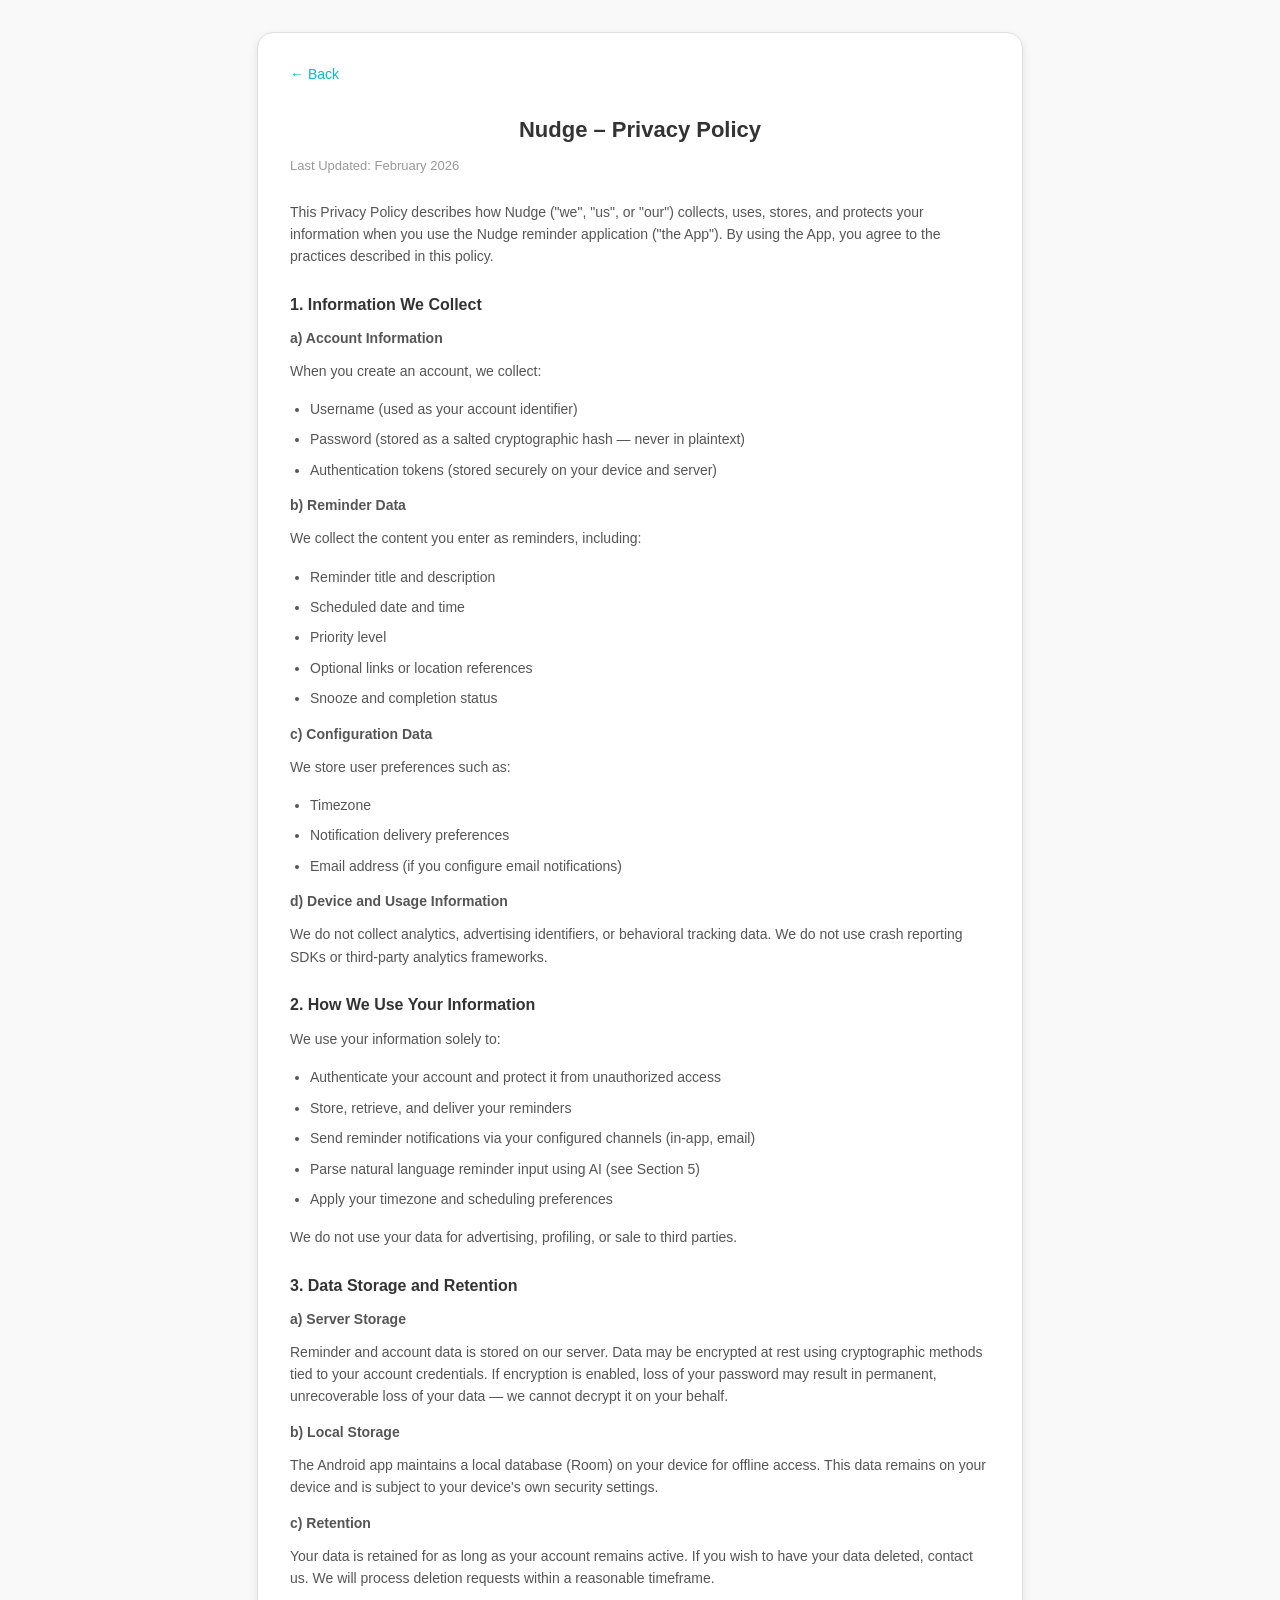
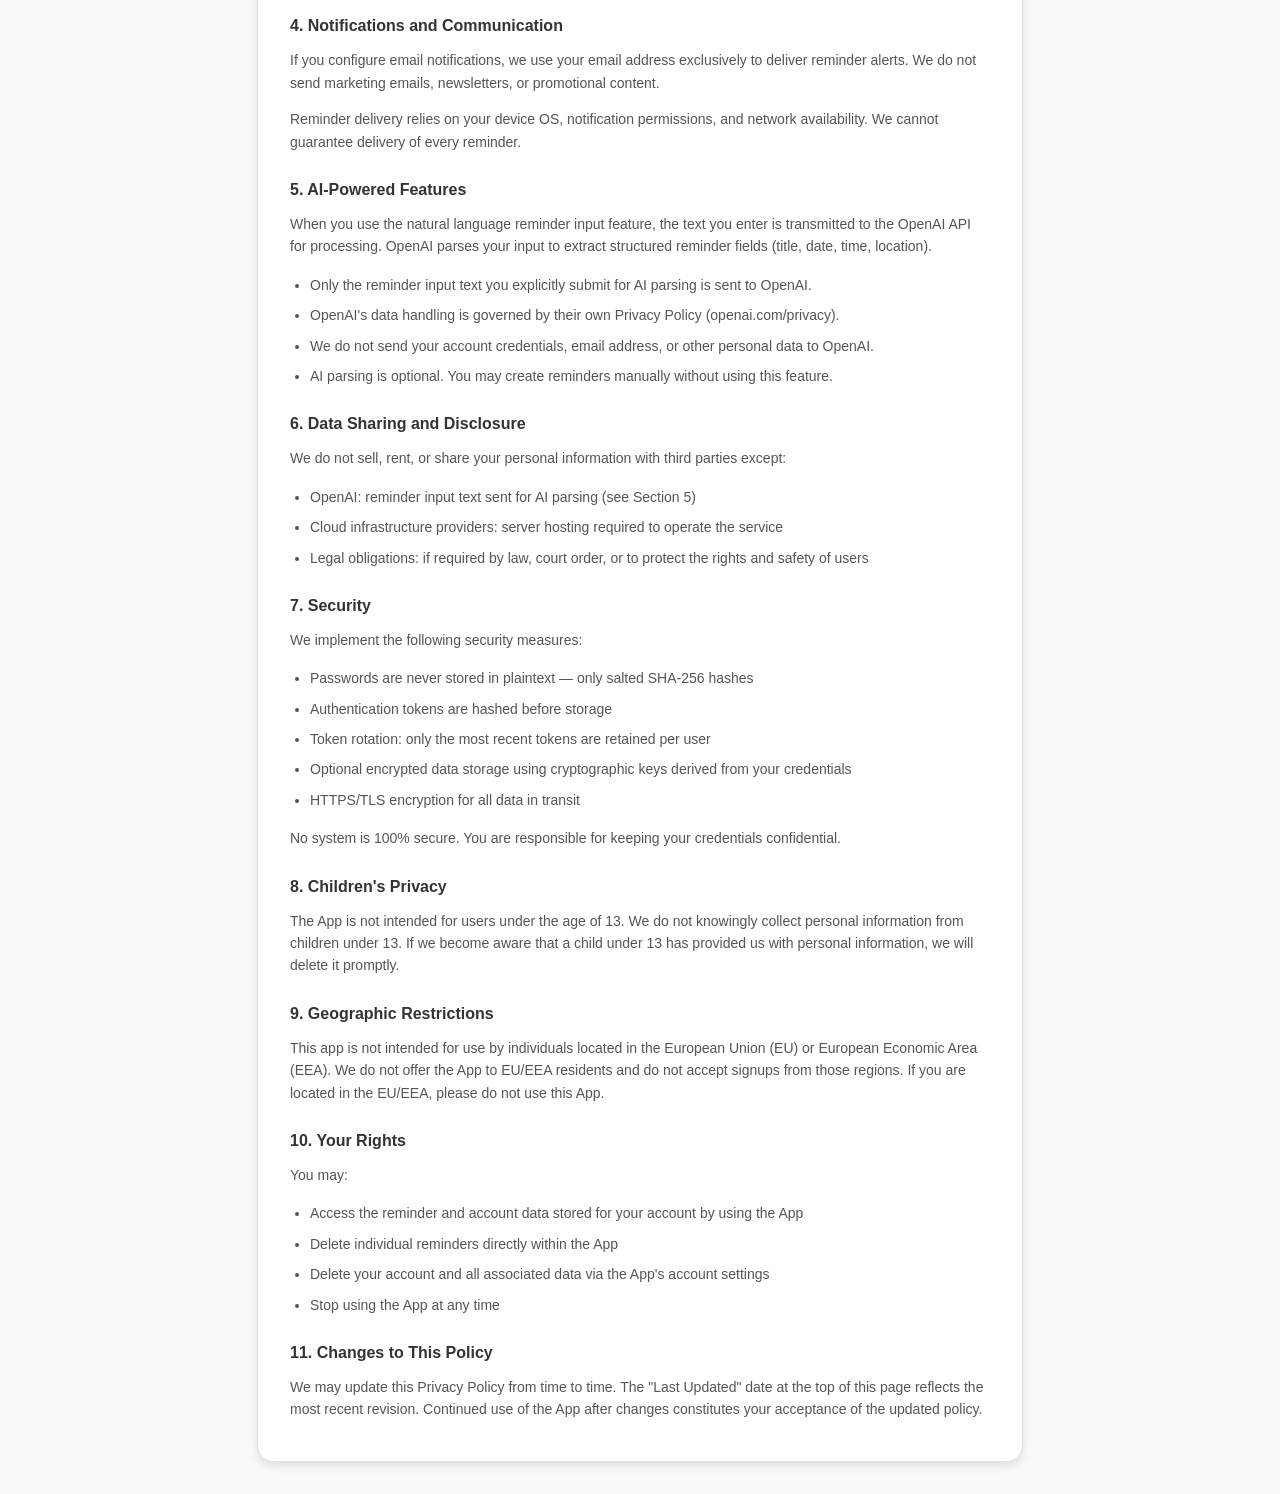
<file: client/web/web/privacy.html>
<!DOCTYPE html>
<html lang="en">
<head>
  <meta charset="UTF-8">
  <meta name="viewport" content="width=device-width, initial-scale=1.0">
  <title>Nudge – Privacy Policy</title>
  <link rel="stylesheet" href="styles.css">
  <style>
    .policy-container {
      width: 90%;
      max-width: 700px;
      padding: 32px;
      margin: 0 auto;
      border: 1px solid #e0e0e0;
      border-radius: 16px;
      box-shadow: 0 4px 10px rgba(0, 0, 0, 0.1);
      background-color: #ffffff;
    }
    .policy-container h1 {
      font-size: 22px;
      color: #333;
      margin-bottom: 4px;
    }
    .policy-container .last-updated {
      font-size: 13px;
      color: #999;
      margin-bottom: 24px;
    }
    .policy-container h2 {
      font-size: 16px;
      color: #333;
      margin-top: 28px;
      margin-bottom: 6px;
    }
    .policy-container h3 {
      font-size: 14px;
      color: #555;
      margin-top: 16px;
      margin-bottom: 4px;
    }
    .policy-container p, .policy-container li {
      font-size: 14px;
      color: #555;
      line-height: 1.6;
      margin-bottom: 8px;
    }
    .policy-container ul {
      padding-left: 20px;
    }
    .back-link {
      display: inline-block;
      margin-bottom: 20px;
      font-size: 14px;
      color: #00bcd4;
      text-decoration: none;
    }
    .back-link:hover {
      text-decoration: underline;
    }
    body {
      padding: 32px 20px;
    }
  </style>
</head>
<body>
  <div class="policy-container">
    <a class="back-link" href="index.html">&larr; Back</a>
    <h1>Nudge – Privacy Policy</h1>
    <p class="last-updated">Last Updated: February 2026</p>

    <p>This Privacy Policy describes how Nudge ("we", "us", or "our") collects, uses, stores, and protects your information when you use the Nudge reminder application ("the App"). By using the App, you agree to the practices described in this policy.</p>

    <h2>1. Information We Collect</h2>

    <h3>a) Account Information</h3>
    <p>When you create an account, we collect:</p>
    <ul>
      <li>Username (used as your account identifier)</li>
      <li>Password (stored as a salted cryptographic hash — never in plaintext)</li>
      <li>Authentication tokens (stored securely on your device and server)</li>
    </ul>

    <h3>b) Reminder Data</h3>
    <p>We collect the content you enter as reminders, including:</p>
    <ul>
      <li>Reminder title and description</li>
      <li>Scheduled date and time</li>
      <li>Priority level</li>
      <li>Optional links or location references</li>
      <li>Snooze and completion status</li>
    </ul>

    <h3>c) Configuration Data</h3>
    <p>We store user preferences such as:</p>
    <ul>
      <li>Timezone</li>
      <li>Notification delivery preferences</li>
      <li>Email address (if you configure email notifications)</li>
    </ul>

    <h3>d) Device and Usage Information</h3>
    <p>We do not collect analytics, advertising identifiers, or behavioral tracking data. We do not use crash reporting SDKs or third-party analytics frameworks.</p>

    <h2>2. How We Use Your Information</h2>
    <p>We use your information solely to:</p>
    <ul>
      <li>Authenticate your account and protect it from unauthorized access</li>
      <li>Store, retrieve, and deliver your reminders</li>
      <li>Send reminder notifications via your configured channels (in-app, email)</li>
      <li>Parse natural language reminder input using AI (see Section 5)</li>
      <li>Apply your timezone and scheduling preferences</li>
    </ul>
    <p>We do not use your data for advertising, profiling, or sale to third parties.</p>

    <h2>3. Data Storage and Retention</h2>

    <h3>a) Server Storage</h3>
    <p>Reminder and account data is stored on our server. Data may be encrypted at rest using cryptographic methods tied to your account credentials. If encryption is enabled, loss of your password may result in permanent, unrecoverable loss of your data — we cannot decrypt it on your behalf.</p>

    <h3>b) Local Storage</h3>
    <p>The Android app maintains a local database (Room) on your device for offline access. This data remains on your device and is subject to your device's own security settings.</p>

    <h3>c) Retention</h3>
    <p>Your data is retained for as long as your account remains active. If you wish to have your data deleted, contact us. We will process deletion requests within a reasonable timeframe.</p>

    <h2>4. Notifications and Communication</h2>
    <p>If you configure email notifications, we use your email address exclusively to deliver reminder alerts. We do not send marketing emails, newsletters, or promotional content.</p>
    <p>Reminder delivery relies on your device OS, notification permissions, and network availability. We cannot guarantee delivery of every reminder.</p>

    <h2>5. AI-Powered Features</h2>
    <p>When you use the natural language reminder input feature, the text you enter is transmitted to the OpenAI API for processing. OpenAI parses your input to extract structured reminder fields (title, date, time, location).</p>
    <ul>
      <li>Only the reminder input text you explicitly submit for AI parsing is sent to OpenAI.</li>
      <li>OpenAI's data handling is governed by their own Privacy Policy (openai.com/privacy).</li>
      <li>We do not send your account credentials, email address, or other personal data to OpenAI.</li>
      <li>AI parsing is optional. You may create reminders manually without using this feature.</li>
    </ul>

    <h2>6. Data Sharing and Disclosure</h2>
    <p>We do not sell, rent, or share your personal information with third parties except:</p>
    <ul>
      <li>OpenAI: reminder input text sent for AI parsing (see Section 5)</li>
      <li>Cloud infrastructure providers: server hosting required to operate the service</li>
      <li>Legal obligations: if required by law, court order, or to protect the rights and safety of users</li>
    </ul>

    <h2>7. Security</h2>
    <p>We implement the following security measures:</p>
    <ul>
      <li>Passwords are never stored in plaintext — only salted SHA-256 hashes</li>
      <li>Authentication tokens are hashed before storage</li>
      <li>Token rotation: only the most recent tokens are retained per user</li>
      <li>Optional encrypted data storage using cryptographic keys derived from your credentials</li>
      <li>HTTPS/TLS encryption for all data in transit</li>
    </ul>
    <p>No system is 100% secure. You are responsible for keeping your credentials confidential.</p>

    <h2>8. Children's Privacy</h2>
    <p>The App is not intended for users under the age of 13. We do not knowingly collect personal information from children under 13. If we become aware that a child under 13 has provided us with personal information, we will delete it promptly.</p>

    <h2>9. Geographic Restrictions</h2>
    <p>This app is not intended for use by individuals located in the European Union (EU) or European Economic Area (EEA). We do not offer the App to EU/EEA residents and do not accept signups from those regions. If you are located in the EU/EEA, please do not use this App.</p>

    <h2>10. Your Rights</h2>
    <p>You may:</p>
    <ul>
      <li>Access the reminder and account data stored for your account by using the App</li>
      <li>Delete individual reminders directly within the App</li>
      <li>Delete your account and all associated data via the App's account settings</li>
      <li>Stop using the App at any time</li>
    </ul>

    <h2>11. Changes to This Policy</h2>
    <p>We may update this Privacy Policy from time to time. The "Last Updated" date at the top of this page reflects the most recent revision. Continued use of the App after changes constitutes your acceptance of the updated policy.</p>
  </div>
</body>
</html>
</file>
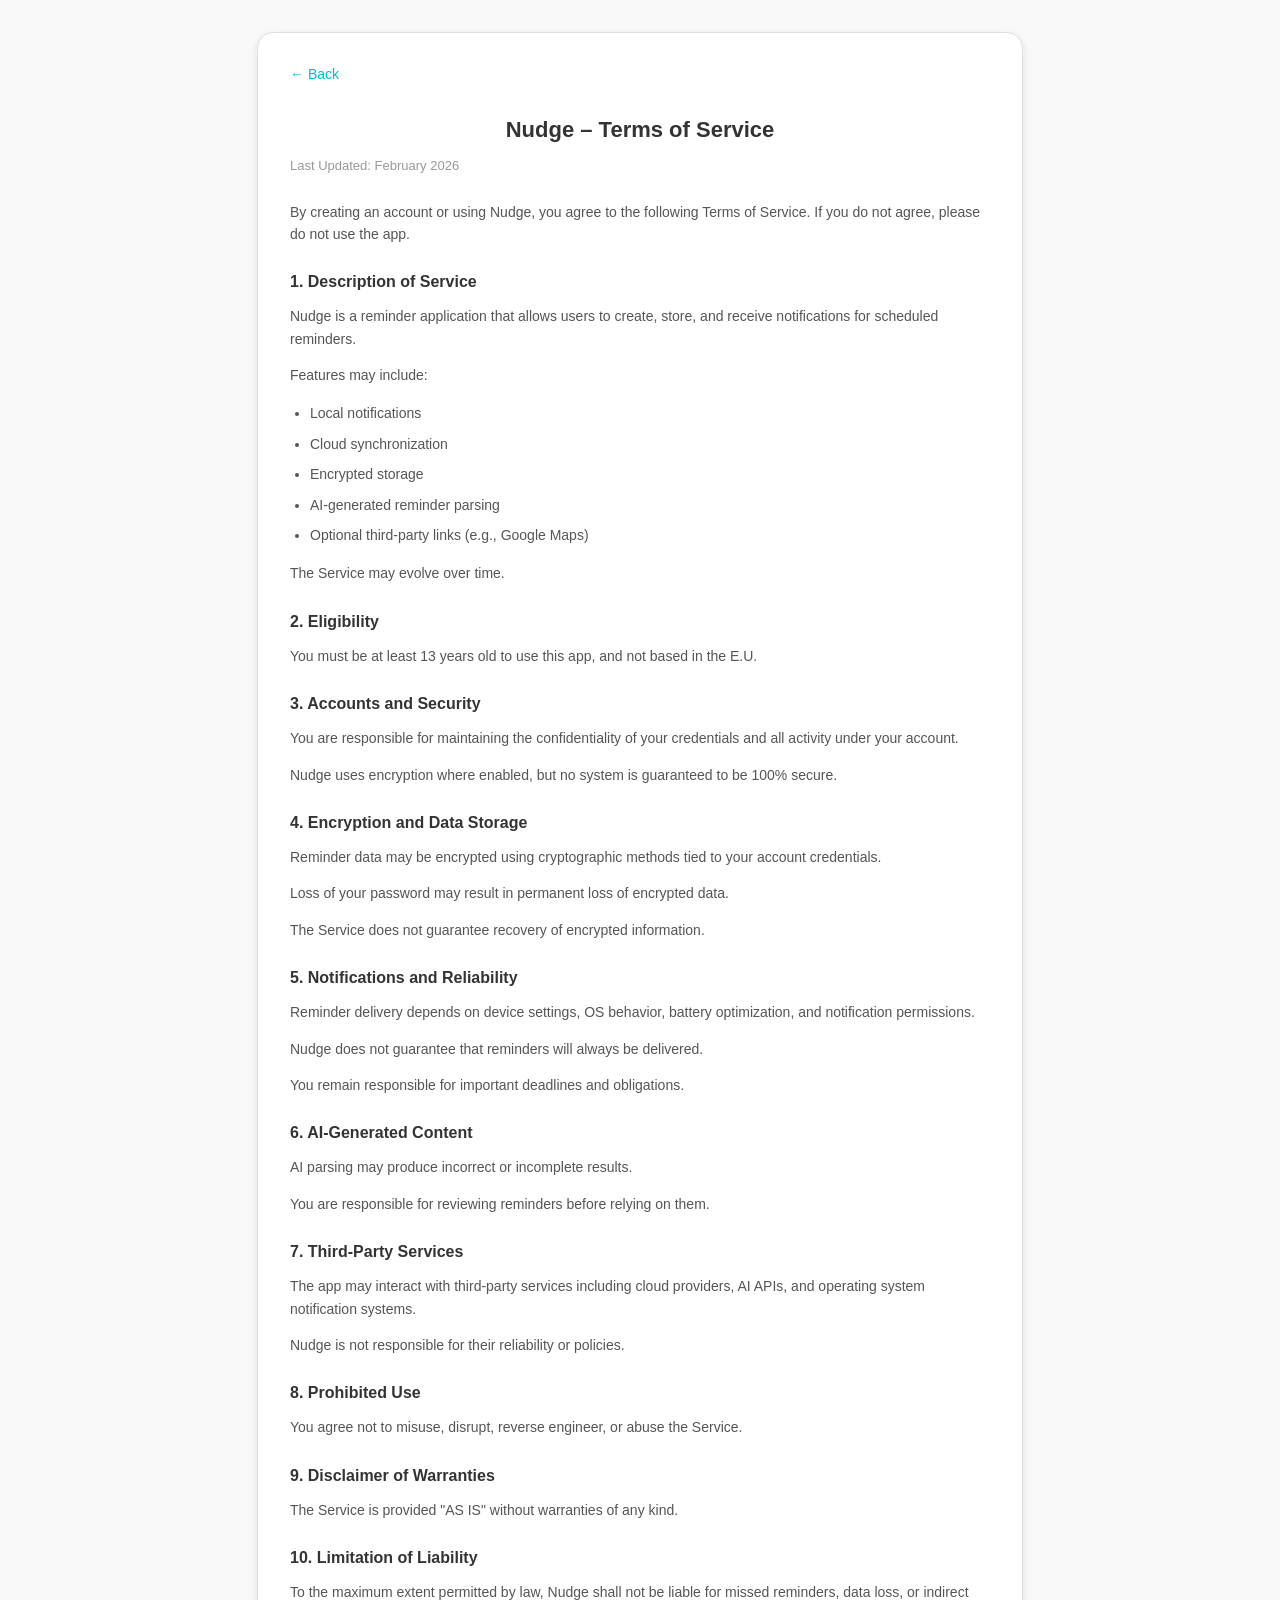
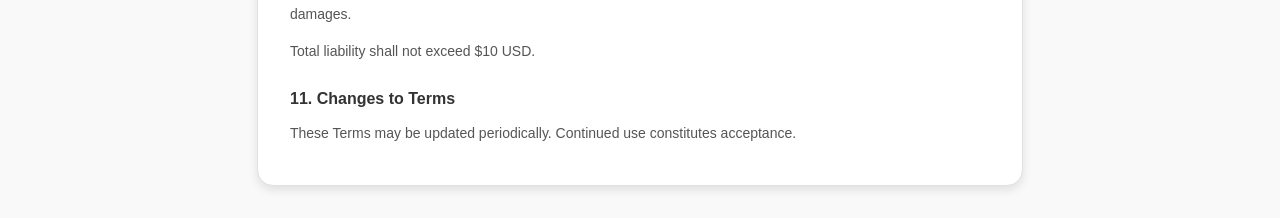
<file: client/web/web/terms.html>
<!DOCTYPE html>
<html lang="en">
<head>
  <meta charset="UTF-8">
  <meta name="viewport" content="width=device-width, initial-scale=1.0">
  <title>Nudge – Terms of Service</title>
  <link rel="stylesheet" href="styles.css">
  <style>
    .policy-container {
      width: 90%;
      max-width: 700px;
      padding: 32px;
      margin: 0 auto;
      border: 1px solid #e0e0e0;
      border-radius: 16px;
      box-shadow: 0 4px 10px rgba(0, 0, 0, 0.1);
      background-color: #ffffff;
    }
    .policy-container h1 {
      font-size: 22px;
      color: #333;
      margin-bottom: 4px;
    }
    .policy-container .last-updated {
      font-size: 13px;
      color: #999;
      margin-bottom: 24px;
    }
    .policy-container h2 {
      font-size: 16px;
      color: #333;
      margin-top: 28px;
      margin-bottom: 6px;
    }
    .policy-container p, .policy-container li {
      font-size: 14px;
      color: #555;
      line-height: 1.6;
      margin-bottom: 8px;
    }
    .policy-container ul {
      padding-left: 20px;
    }
    .back-link {
      display: inline-block;
      margin-bottom: 20px;
      font-size: 14px;
      color: #00bcd4;
      text-decoration: none;
    }
    .back-link:hover {
      text-decoration: underline;
    }
    body {
      padding: 32px 20px;
    }
  </style>
</head>
<body>
  <div class="policy-container">
    <a class="back-link" href="index.html">&larr; Back</a>
    <h1>Nudge – Terms of Service</h1>
    <p class="last-updated">Last Updated: February 2026</p>

    <p>By creating an account or using Nudge, you agree to the following Terms of Service. If you do not agree, please do not use the app.</p>

    <h2>1. Description of Service</h2>
    <p>Nudge is a reminder application that allows users to create, store, and receive notifications for scheduled reminders.</p>
    <p>Features may include:</p>
    <ul>
      <li>Local notifications</li>
      <li>Cloud synchronization</li>
      <li>Encrypted storage</li>
      <li>AI-generated reminder parsing</li>
      <li>Optional third-party links (e.g., Google Maps)</li>
    </ul>
    <p>The Service may evolve over time.</p>

    <h2>2. Eligibility</h2>
    <p>You must be at least 13 years old to use this app, and not based in the E.U.</p>

    <h2>3. Accounts and Security</h2>
    <p>You are responsible for maintaining the confidentiality of your credentials and all activity under your account.</p>
    <p>Nudge uses encryption where enabled, but no system is guaranteed to be 100% secure.</p>

    <h2>4. Encryption and Data Storage</h2>
    <p>Reminder data may be encrypted using cryptographic methods tied to your account credentials.</p>
    <p>Loss of your password may result in permanent loss of encrypted data.</p>
    <p>The Service does not guarantee recovery of encrypted information.</p>

    <h2>5. Notifications and Reliability</h2>
    <p>Reminder delivery depends on device settings, OS behavior, battery optimization, and notification permissions.</p>
    <p>Nudge does not guarantee that reminders will always be delivered.</p>
    <p>You remain responsible for important deadlines and obligations.</p>

    <h2>6. AI-Generated Content</h2>
    <p>AI parsing may produce incorrect or incomplete results.</p>
    <p>You are responsible for reviewing reminders before relying on them.</p>

    <h2>7. Third-Party Services</h2>
    <p>The app may interact with third-party services including cloud providers, AI APIs, and operating system notification systems.</p>
    <p>Nudge is not responsible for their reliability or policies.</p>

    <h2>8. Prohibited Use</h2>
    <p>You agree not to misuse, disrupt, reverse engineer, or abuse the Service.</p>

    <h2>9. Disclaimer of Warranties</h2>
    <p>The Service is provided "AS IS" without warranties of any kind.</p>

    <h2>10. Limitation of Liability</h2>
    <p>To the maximum extent permitted by law, Nudge shall not be liable for missed reminders, data loss, or indirect damages.</p>
    <p>Total liability shall not exceed $10 USD.</p>

    <h2>11. Changes to Terms</h2>
    <p>These Terms may be updated periodically. Continued use constitutes acceptance.</p>
  </div>
</body>
</html>
</file>
<file: client/web/web/styles.css>
body {
  font-family: 'Roboto', sans-serif;
  margin: 0;
  padding: 20px;
  display: flex;
  justify-content: center;
  background-color: #f9f9f9;
}

.container {
  width: 90%;
  max-width: 600px; /* Size on larger screens */
  padding: 24px;
  border: 1px solid #e0e0e0; /* Border for depth */
  border-radius: 16px;
  box-shadow: 0 4px 10px rgba(0, 0, 0, 0.1); /* Soft shadow */
  background-color: #ffffff; /* White card */
}

h1 {
  text-align: center;
  font-size: 24px; /* Larger font for headings */
  color: #333;
}

label {
  display: block;
  margin-top: 16px;
  font-size: 14px;
  color: #666;
}

input, textarea, select {
  width: 90%;
  margin-top: 8px;
  margin-bottom: 16px;
  padding: 12px;
  font-size: 16px;
  border: 1px solid #ccc; /* Subtle border */
  border-radius: 12px; /* Rounded corners */
  box-shadow: inset 0 1px 3px rgba(0, 0, 0, 0.1); /* Inner shadow for depth */
}

input:focus, textarea:focus, select:focus {
  outline: none;
  border-color: cyan; /* Highlight color */
  box-shadow: 0 0 4px cyan; /* Glow effect */
}

button {
  width: 100%; /* Full-width button */
  padding: 12px;
  font-size: 16px;
  font-weight: bold;
  color: #ffffff; /* White text */
  background-color: #00bcd4; /* Cyan */
  border: none;
  border-radius: 12px; /* Rounded corners */
  cursor: pointer;
  transition: background-color 0.3s ease; /* Smooth transition */
}

button:hover {
  background-color: #0097a7;
}

#response {
  text-align: center;
  margin-top: 16px;
  font-size: 14px;
  color: #00bcd4;
}

/* Styling for the reminder cards */
#reminderContainer {
  margin-top: 60px;
  display: grid;
  grid-template-columns: repeat(auto-fill, minmax(300px, 1fr));
  gap: 20px;
}

.reminder-card {
  padding: 20px;
  border: 1px solid #ccc;
  border-radius: 10px;
  box-shadow: 0 2px 5px rgba(0, 0, 0, 0.1);
  background-color: #f9f9f9;
  display: flex;
  flex-direction: column;
}

.reminder-card strong {
  font-size: 18px;
  margin-bottom: 10px;
}

.reminder-card em {
  font-style: italic;
  color: #555;
  margin-bottom: 10px;
}

.reminder-card p {
  margin-bottom: 10px;
}

.priority-badge {
  display: inline-block;
  padding: 5px 10px;
  font-size: 14px;
  font-weight: bold;
  color: white;
  border-radius: 5px;
}

.priority-badge[style*="darkred"] {
  background-color: darkred; /* Very High Priority */
}

.priority-badge[style*="red"] {
  background-color: red; /* High Priority */
}

.priority-badge[style*="yellow"] {
  background-color: yellow; /* Medium Priority */
  color: black; /* Adjust text color for readability */
}

.priority-badge[style*="green"] {
  background-color: green; /* Low Priority */
}

/* App header with logout/delete buttons */
.app-header {
  display: flex;
  align-items: center;
  justify-content: space-between;
  flex-wrap: wrap;
  gap: 8px;
  margin-bottom: 8px;
}

.app-header h2 {
  margin: 0;
}

.header-actions {
  display: flex;
  gap: 8px;
}

.secondary-btn {
  width: auto;
  padding: 8px 16px;
  font-size: 14px;
  font-weight: bold;
  color: #555;
  background-color: #ffffff;
  border: 1px solid #ccc;
  border-radius: 12px;
  cursor: pointer;
  transition: background-color 0.2s ease;
}

.secondary-btn:hover {
  background-color: #f0f0f0;
}

.danger-btn {
  width: auto;
  padding: 8px 16px;
  font-size: 14px;
  font-weight: bold;
  color: #ffffff;
  background-color: #e53935;
  border: none;
  border-radius: 12px;
  cursor: pointer;
  transition: background-color 0.2s ease;
}

.danger-btn:hover {
  background-color: #b71c1c;
}

#loginResponse {
  text-align: center;
  margin-top: 8px;
  font-size: 14px;
  color: #e53935;
}

.app-banner {
  background-color: #e0f7fa;
  border: 1px solid #b2ebf2;
  border-radius: 12px;
  padding: 16px 20px;
  margin-bottom: 24px;
  display: flex;
  align-items: center;
  justify-content: space-between;
  flex-wrap: wrap;
  gap: 12px;
}

.app-banner p {
  margin: 0;
  font-size: 14px;
  color: #333;
}

.app-store-btn {
  display: inline-block;
  padding: 8px 16px;
  font-size: 13px;
  font-weight: bold;
  color: #ffffff;
  background-color: #00bcd4;
  border-radius: 10px;
  text-decoration: none;
  white-space: nowrap;
  transition: background-color 0.2s ease;
}

.app-store-btn:hover {
  background-color: #0097a7;
}

.legal-links {
  text-align: center;
  margin-top: 16px;
  font-size: 13px;
  color: #999;
}

.legal-links a {
  color: #00bcd4;
  text-decoration: none;
}

.legal-links a:hover {
  text-decoration: underline;
}
</file>
